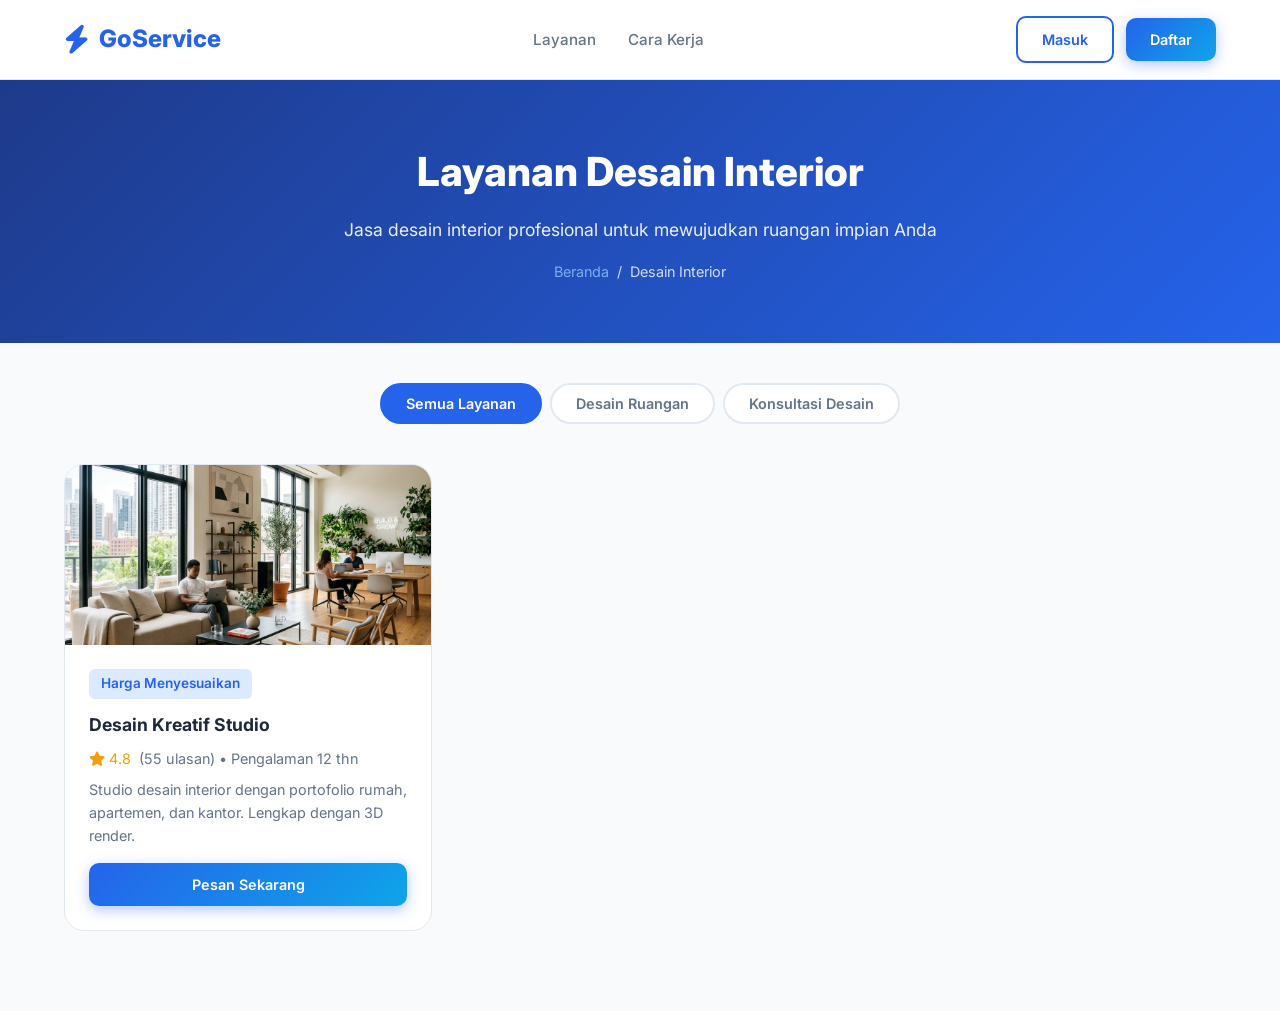
<file: Layanan/desain.html>
<!DOCTYPE html>
<html lang="id">
<head>
    <meta charset="UTF-8">
    <meta name="viewport" content="width=device-width, initial-scale=1.0">
    <title>Layanan Desain Interior - GoService</title>
    <link rel="stylesheet" href="../style.css">
    <link rel="stylesheet" href="https://cdnjs.cloudflare.com/ajax/libs/font-awesome/6.4.0/css/all.min.css">
</head>
<body>

<header class="navbar">
    <div class="container">
        <a href="../index.php" class="nav-brand"><i class="fas fa-bolt"></i> GoService</a>
        <ul class="nav-links">
            <li><a href="../index.php#services">Layanan</a></li>
            <li><a href="../index.php#how-it-works">Cara Kerja</a></li>
        </ul>
        <div class="nav-btns">
            <a href="../login.php" class="btn btn-outline">Masuk</a>
            <a href="../login.php" class="btn btn-primary">Daftar</a>
        </div>
    </div>
</header>

<section class="page-hero">
    <div class="container">
        <h1>Layanan Desain Interior</h1>
        <p>Jasa desain interior profesional untuk mewujudkan ruangan impian Anda</p>
        <div class="breadcrumb">
            <a href="../index.php">Beranda</a> / <span>Desain Interior</span>
        </div>
    </div>
</section>

<section class="section" style="padding-top:40px">
    <div class="container">
        <div class="tabs">
            <button class="tab-btn active" onclick="filterProvider('semua')">Semua Layanan</button>
            <button class="tab-btn" onclick="filterProvider('ruangan')">Desain Ruangan</button>
            <button class="tab-btn" onclick="filterProvider('konsultasi')">Konsultasi Desain</button>
        </div>

        <div class="provider-list">
            <div class="provider-item" data-category="ruangan">
                <div class="provider-item-img">
                    <img src="../images/layanan_desain.png" alt="Desain Ruangan">
                </div>
                <div class="provider-item-body">
                    <span class="price-tag">Harga Menyesuaikan</span>
                    <h3>Desain Kreatif Studio</h3>
                    <div class="provider-rating">
                        <span class="stars"><i class="fas fa-star"></i> 4.8</span>
                        <span class="count">(55 ulasan) • Pengalaman 12 thn</span>
                    </div>
                    <p>Studio desain interior dengan portofolio rumah, apartemen, dan kantor. Lengkap dengan 3D render.</p>
                    <a href="../index.php#booking" class="btn btn-primary" style="width:100%;justify-content:center">Pesan Sekarang</a>
                </div>
            </div>
        </div>
    </div>
</section>

<script>
function filterProvider(category) {
    document.querySelectorAll('.tab-btn').forEach(btn => btn.classList.remove('active'));
    event.currentTarget.classList.add('active');
    document.querySelectorAll('.provider-item').forEach(item => {
        item.style.display = (category === 'semua' || item.dataset.category === category) ? 'block' : 'none';
    });
}
</script>

</body>
</html>
</file>
<file: style.css>
@import url('https://fonts.googleapis.com/css2?family=Inter:wght@300;400;500;600;700;800&display=swap');
:root{--primary:#2563eb;--primary-dark:#1d4ed8;--primary-light:#3b82f6;--accent:#0ea5e9;--bg:#f8fafc;--white:#ffffff;--text:#1e293b;--text-light:#64748b;--border:#e2e8f0;--shadow:0 4px 6px -1px rgba(0,0,0,.07),0 2px 4px -2px rgba(0,0,0,.05);--shadow-lg:0 20px 25px -5px rgba(0,0,0,.1),0 8px 10px -6px rgba(0,0,0,.1);--radius:12px;--radius-lg:20px}
*{margin:0;padding:0;box-sizing:border-box}
body{font-family:'Inter',sans-serif;background:var(--bg);color:var(--text);line-height:1.6}
a{text-decoration:none;color:inherit}
.container{max-width:1200px;margin:0 auto;padding:0 24px}
/* NAV */
.navbar{background:rgba(255,255,255,.95);backdrop-filter:blur(12px);position:sticky;top:0;z-index:100;border-bottom:1px solid var(--border);padding:16px 0}
.navbar .container{display:flex;align-items:center;justify-content:space-between}
.nav-brand{display:flex;align-items:center;gap:10px;font-size:1.5rem;font-weight:800;color:var(--primary)}
.nav-brand i{font-size:1.8rem}
.nav-links{display:flex;gap:32px;list-style:none}
.nav-links a{color:var(--text-light);font-weight:500;transition:.2s;font-size:.95rem}
.nav-links a:hover{color:var(--primary)}
.nav-btns{display:flex;gap:12px;align-items:center}
.btn{display:inline-flex;align-items:center;gap:8px;padding:10px 24px;border-radius:10px;font-weight:600;font-size:.9rem;border:none;cursor:pointer;transition:all .25s}
.btn-outline{background:transparent;border:2px solid var(--primary);color:var(--primary)}
.btn-outline:hover{background:var(--primary);color:#fff}
.btn-primary{background:linear-gradient(135deg,var(--primary),var(--accent));color:#fff;box-shadow:0 4px 14px rgba(37,99,235,.35)}
.btn-primary:hover{transform:translateY(-2px);box-shadow:0 8px 20px rgba(37,99,235,.4)}
.btn-white{background:#fff;color:var(--primary);font-weight:700}
.btn-white:hover{background:#f0f7ff}
.btn-lg{padding:14px 32px;font-size:1rem;border-radius:12px}
/* HERO */
.hero{background:linear-gradient(135deg,#1e3a8a 0%,var(--primary) 40%,var(--accent) 100%);color:#fff;padding:80px 0;position:relative;overflow:hidden}
.hero::before{content:'';position:absolute;top:-50%;right:-20%;width:600px;height:600px;background:rgba(255,255,255,.05);border-radius:50%}
.hero::after{content:'';position:absolute;bottom:-30%;left:-10%;width:400px;height:400px;background:rgba(255,255,255,.04);border-radius:50%}
.hero .container{display:flex;align-items:center;gap:60px;position:relative;z-index:1}
.hero-content{flex:1}
.hero h1{font-size:3rem;font-weight:800;line-height:1.15;margin-bottom:20px}
.hero h1 span{background:linear-gradient(90deg,#93c5fd,#67e8f9);-webkit-background-clip:text;-webkit-text-fill-color:transparent}
.hero p{font-size:1.15rem;opacity:.9;margin-bottom:32px;max-width:520px}
.hero-img{flex:1;text-align:center}
.hero-img img{max-width:100%;border-radius:var(--radius-lg);box-shadow:var(--shadow-lg)}
.hero-stats{display:flex;gap:40px;margin-top:40px}
.hero-stat{text-align:center}
.hero-stat .num{font-size:2rem;font-weight:800}
.hero-stat .label{font-size:.85rem;opacity:.8}
/* SECTION */
.section{padding:80px 0}
.section-header{text-align:center;margin-bottom:48px}
.section-header h2{font-size:2.2rem;font-weight:800;color:var(--text);margin-bottom:12px}
.section-header p{color:var(--text-light);font-size:1.1rem;max-width:560px;margin:0 auto}
.section-alt{background:#fff}
/* SERVICE CARDS */
.services-grid{display:grid;grid-template-columns:repeat(auto-fill,minmax(340px,1fr));gap:24px}
.service-card{background:#fff;border-radius:var(--radius-lg);overflow:hidden;border:1px solid var(--border);transition:all .3s;cursor:pointer}
.service-card:hover{transform:translateY(-6px);box-shadow:var(--shadow-lg);border-color:var(--primary-light)}
.service-card-img{height:200px;overflow:hidden;position:relative}
.service-card-img img{width:100%;height:100%;object-fit:cover;transition:transform .4s}
.service-card:hover .service-card-img img{transform:scale(1.08)}
.service-card-body{padding:24px}
.service-card-icon{width:48px;height:48px;border-radius:12px;background:linear-gradient(135deg,#dbeafe,#e0f2fe);display:flex;align-items:center;justify-content:center;margin-bottom:16px;color:var(--primary);font-size:1.2rem}
.service-card h3{font-size:1.2rem;font-weight:700;margin-bottom:8px}
.service-card p{color:var(--text-light);font-size:.9rem;margin-bottom:16px}
.service-card .link{color:var(--primary);font-weight:600;font-size:.9rem;display:inline-flex;align-items:center;gap:6px}
.service-card .link:hover{gap:10px}
/* STEPS */
.steps-grid{display:grid;grid-template-columns:repeat(4,1fr);gap:32px}
.step{text-align:center;position:relative;padding:32px 20px}
.step-num{width:56px;height:56px;background:linear-gradient(135deg,var(--primary),var(--accent));color:#fff;border-radius:50%;display:flex;align-items:center;justify-content:center;font-size:1.3rem;font-weight:800;margin:0 auto 20px}
.step h3{font-size:1.1rem;font-weight:700;margin-bottom:8px}
.step p{color:var(--text-light);font-size:.9rem}
/* TESTIMONIALS */
.testimonials-grid{display:grid;grid-template-columns:repeat(3,1fr);gap:24px}
.testimonial{background:#fff;border:1px solid var(--border);border-radius:var(--radius-lg);padding:32px;transition:all .3s}
.testimonial:hover{box-shadow:var(--shadow-lg);transform:translateY(-4px)}
.testimonial-header{display:flex;align-items:center;gap:14px;margin-bottom:16px}
.testimonial-avatar{width:48px;height:48px;border-radius:50%;background:linear-gradient(135deg,var(--primary),var(--accent));display:flex;align-items:center;justify-content:center;color:#fff;font-weight:700;font-size:1.1rem}
.testimonial-name{font-weight:700}
.testimonial-stars{color:#f59e0b;font-size:.85rem}
.testimonial p{color:var(--text-light);font-size:.95rem;font-style:italic;line-height:1.7}
/* CTA / BOOKING */
.cta-section{background:linear-gradient(135deg,#1e3a8a,var(--primary),var(--accent));padding:80px 0;color:#fff}
.cta-box{display:flex;gap:48px;align-items:stretch;background:rgba(255,255,255,.1);backdrop-filter:blur(12px);border-radius:var(--radius-lg);overflow:hidden;border:1px solid rgba(255,255,255,.15)}
.cta-info{flex:1;padding:48px;display:flex;flex-direction:column;justify-content:center}
.cta-info h2{font-size:1.8rem;font-weight:800;margin-bottom:16px}
.cta-info p{opacity:.9;margin-bottom:24px}
.cta-contact{display:flex;flex-direction:column;gap:12px}
.cta-contact div{display:flex;align-items:center;gap:12px;opacity:.9}
.cta-form{flex:1;background:rgba(255,255,255,.95);padding:40px;color:var(--text)}
.cta-form h3{font-size:1.3rem;font-weight:700;margin-bottom:24px;color:var(--text)}
.form-group{margin-bottom:16px}
.form-group label{display:block;font-weight:600;font-size:.85rem;margin-bottom:6px;color:var(--text)}
.form-input{width:100%;padding:12px 16px;border:2px solid var(--border);border-radius:10px;font-size:.95rem;font-family:inherit;transition:.2s;background:#fff}
.form-input:focus{outline:none;border-color:var(--primary);box-shadow:0 0 0 3px rgba(37,99,235,.1)}
select.form-input{cursor:pointer}
.btn-submit{width:100%;padding:14px;background:linear-gradient(135deg,var(--primary),var(--accent));color:#fff;border:none;border-radius:10px;font-size:1rem;font-weight:700;cursor:pointer;font-family:inherit;transition:all .25s}
.btn-submit:hover{transform:translateY(-2px);box-shadow:0 8px 20px rgba(37,99,235,.3)}
/* FOOTER */
.footer{background:#0f172a;color:#94a3b8;padding:60px 0 30px}
.footer-grid{display:grid;grid-template-columns:2fr 1fr 1fr 1.5fr;gap:40px;margin-bottom:40px}
.footer h3{color:#fff;font-size:1.3rem;font-weight:700;margin-bottom:16px}
.footer h4{color:#fff;font-size:1rem;font-weight:600;margin-bottom:16px}
.footer ul{list-style:none}
.footer li{margin-bottom:8px}
.footer a{color:#94a3b8;transition:.2s;font-size:.9rem}
.footer a:hover{color:#fff}
.footer-bottom{border-top:1px solid #1e293b;padding-top:24px;text-align:center;font-size:.85rem}
.footer-social{display:flex;gap:16px;margin-top:16px}
.footer-social a{width:40px;height:40px;border-radius:50%;background:#1e293b;display:flex;align-items:center;justify-content:center;color:#94a3b8;transition:.2s}
.footer-social a:hover{background:var(--primary);color:#fff}
/* PROVIDERS */
.providers-grid{display:grid;grid-template-columns:repeat(3,1fr);gap:24px}
.provider-card{background:#fff;border:1px solid var(--border);border-radius:var(--radius-lg);padding:32px;text-align:center;transition:all .3s}
.provider-card:hover{box-shadow:var(--shadow-lg);transform:translateY(-4px)}
.provider-icon{width:64px;height:64px;border-radius:16px;background:linear-gradient(135deg,#dbeafe,#e0f2fe);display:flex;align-items:center;justify-content:center;margin:0 auto 16px;color:var(--primary);font-size:1.5rem}
.provider-card h3{font-weight:700;margin-bottom:8px}
.provider-card p{color:var(--text-light);font-size:.9rem}
/* MOBILE NAV */
.nav-toggle{display:none;background:none;border:none;font-size:1.5rem;color:var(--text);cursor:pointer}
@media(max-width:768px){
.nav-links{display:none}.nav-toggle{display:block}
.hero .container{flex-direction:column;text-align:center}
.hero h1{font-size:2rem}.hero-img{display:none}
.hero-stats{justify-content:center;gap:24px}
.services-grid{grid-template-columns:1fr}
.steps-grid{grid-template-columns:repeat(2,1fr)}
.testimonials-grid{grid-template-columns:1fr}
.providers-grid{grid-template-columns:1fr}
.cta-box{flex-direction:column}
.footer-grid{grid-template-columns:1fr 1fr}
}
/* LAYANAN PAGE */
.page-hero{background:linear-gradient(135deg,#1e3a8a,var(--primary));color:#fff;padding:60px 0;text-align:center}
.page-hero h1{font-size:2.5rem;font-weight:800;margin-bottom:12px}
.page-hero p{opacity:.9;font-size:1.1rem}
.breadcrumb{display:flex;gap:8px;justify-content:center;margin-top:16px;font-size:.9rem;opacity:.8}
.breadcrumb a{color:#93c5fd}
.tabs{display:flex;gap:8px;justify-content:center;flex-wrap:wrap;margin-bottom:40px}
.tab-btn{padding:10px 24px;border-radius:50px;border:2px solid var(--border);background:#fff;font-weight:600;cursor:pointer;transition:.2s;font-family:inherit;font-size:.9rem;color:var(--text-light)}
.tab-btn:hover,.tab-btn.active{background:var(--primary);color:#fff;border-color:var(--primary)}
.provider-list{display:grid;grid-template-columns:repeat(auto-fill,minmax(340px,1fr));gap:24px}
.provider-item{background:#fff;border:1px solid var(--border);border-radius:var(--radius-lg);overflow:hidden;transition:.3s}
.provider-item:hover{box-shadow:var(--shadow-lg);transform:translateY(-4px)}
.provider-item-img{height:180px;overflow:hidden}
.provider-item-img img{width:100%;height:100%;object-fit:cover}
.provider-item-body{padding:24px}
.provider-item h3{font-weight:700;font-size:1.1rem;margin-bottom:8px}
.provider-rating{display:flex;align-items:center;gap:8px;margin-bottom:8px;font-size:.9rem}
.provider-rating .stars{color:#f59e0b}
.provider-rating .count{color:var(--text-light)}
.provider-item p{color:var(--text-light);font-size:.9rem;margin-bottom:16px}
.price-tag{display:inline-block;background:#dbeafe;color:var(--primary);padding:4px 12px;border-radius:6px;font-weight:600;font-size:.85rem;margin-bottom:12px}
/* AUTH PAGE */
.auth-page{min-height:100vh;background:linear-gradient(135deg,#1e3a8a 0%,var(--primary) 50%,var(--accent) 100%);display:flex;align-items:center;justify-content:center;padding:20px;position:relative}
.auth-page::before{content:'';position:absolute;top:10%;right:10%;width:300px;height:300px;background:rgba(255,255,255,.04);border-radius:50%}
.auth-page::after{content:'';position:absolute;bottom:10%;left:10%;width:200px;height:200px;background:rgba(255,255,255,.03);border-radius:50%}
.auth-card{background:#fff;border-radius:var(--radius-lg);padding:40px;width:100%;max-width:440px;box-shadow:var(--shadow-lg);position:relative;z-index:1}
.auth-logo{text-align:center;margin-bottom:32px}
.auth-logo h1{font-size:2rem;font-weight:800;color:var(--primary)}
.auth-logo p{color:var(--text-light);margin-top:4px}
.role-tabs{display:flex;background:#f1f5f9;border-radius:12px;padding:4px;margin-bottom:24px}
.role-tab{flex:1;padding:12px;text-align:center;border-radius:10px;font-weight:600;font-size:.9rem;cursor:pointer;transition:.2s;border:none;background:transparent;font-family:inherit;color:var(--text-light)}
.role-tab.active{background:var(--primary);color:#fff;box-shadow:0 2px 8px rgba(37,99,235,.3)}
.mode-tabs{display:flex;margin-bottom:24px;border-bottom:2px solid var(--border)}
.mode-tab{flex:1;padding:12px;text-align:center;font-weight:600;cursor:pointer;transition:.2s;border:none;background:transparent;font-family:inherit;color:var(--text-light);border-bottom:3px solid transparent;margin-bottom:-2px}
.mode-tab.active{color:var(--primary);border-bottom-color:var(--primary)}
.auth-form{display:none}
.auth-form.active{display:block;animation:fadeUp .3s ease}
@keyframes fadeUp{from{opacity:0;transform:translateY(10px)}to{opacity:1;transform:translateY(0)}}
.back-home{position:fixed;top:24px;left:24px;z-index:100;background:rgba(255,255,255,.15);backdrop-filter:blur(10px);color:#fff;padding:10px 20px;border-radius:50px;font-weight:600;font-size:.9rem;transition:.2s;display:flex;align-items:center;gap:8px}
.back-home:hover{background:rgba(255,255,255,.25);transform:translateY(-2px)}
.checkbox-label{display:flex;align-items:flex-start;gap:8px;font-size:.85rem;color:var(--text-light)}
.checkbox-label input{margin-top:3px}
.checkbox-label a{color:var(--primary)}
.divider{text-align:center;margin:20px 0;position:relative;color:var(--text-light);font-size:.85rem}
.divider::before{content:'';position:absolute;top:50%;left:0;right:0;height:1px;background:var(--border)}
.divider span{background:#fff;padding:0 16px;position:relative}
.social-btns{display:flex;gap:12px}
.social-btn{flex:1;padding:12px;border:2px solid var(--border);border-radius:10px;background:#fff;cursor:pointer;display:flex;align-items:center;justify-content:center;gap:8px;font-family:inherit;font-weight:500;transition:.2s}
.social-btn:hover{border-color:var(--primary);background:#f8fafc}
.pw-toggle{position:relative}
.pw-toggle .toggle-pw{position:absolute;right:14px;top:50%;transform:translateY(-50%);background:none;border:none;color:var(--text-light);cursor:pointer}
.form-row{display:grid;grid-template-columns:1fr 1fr;gap:12px}
@media(max-width:480px){.form-row{grid-template-columns:1fr}}
</file>
